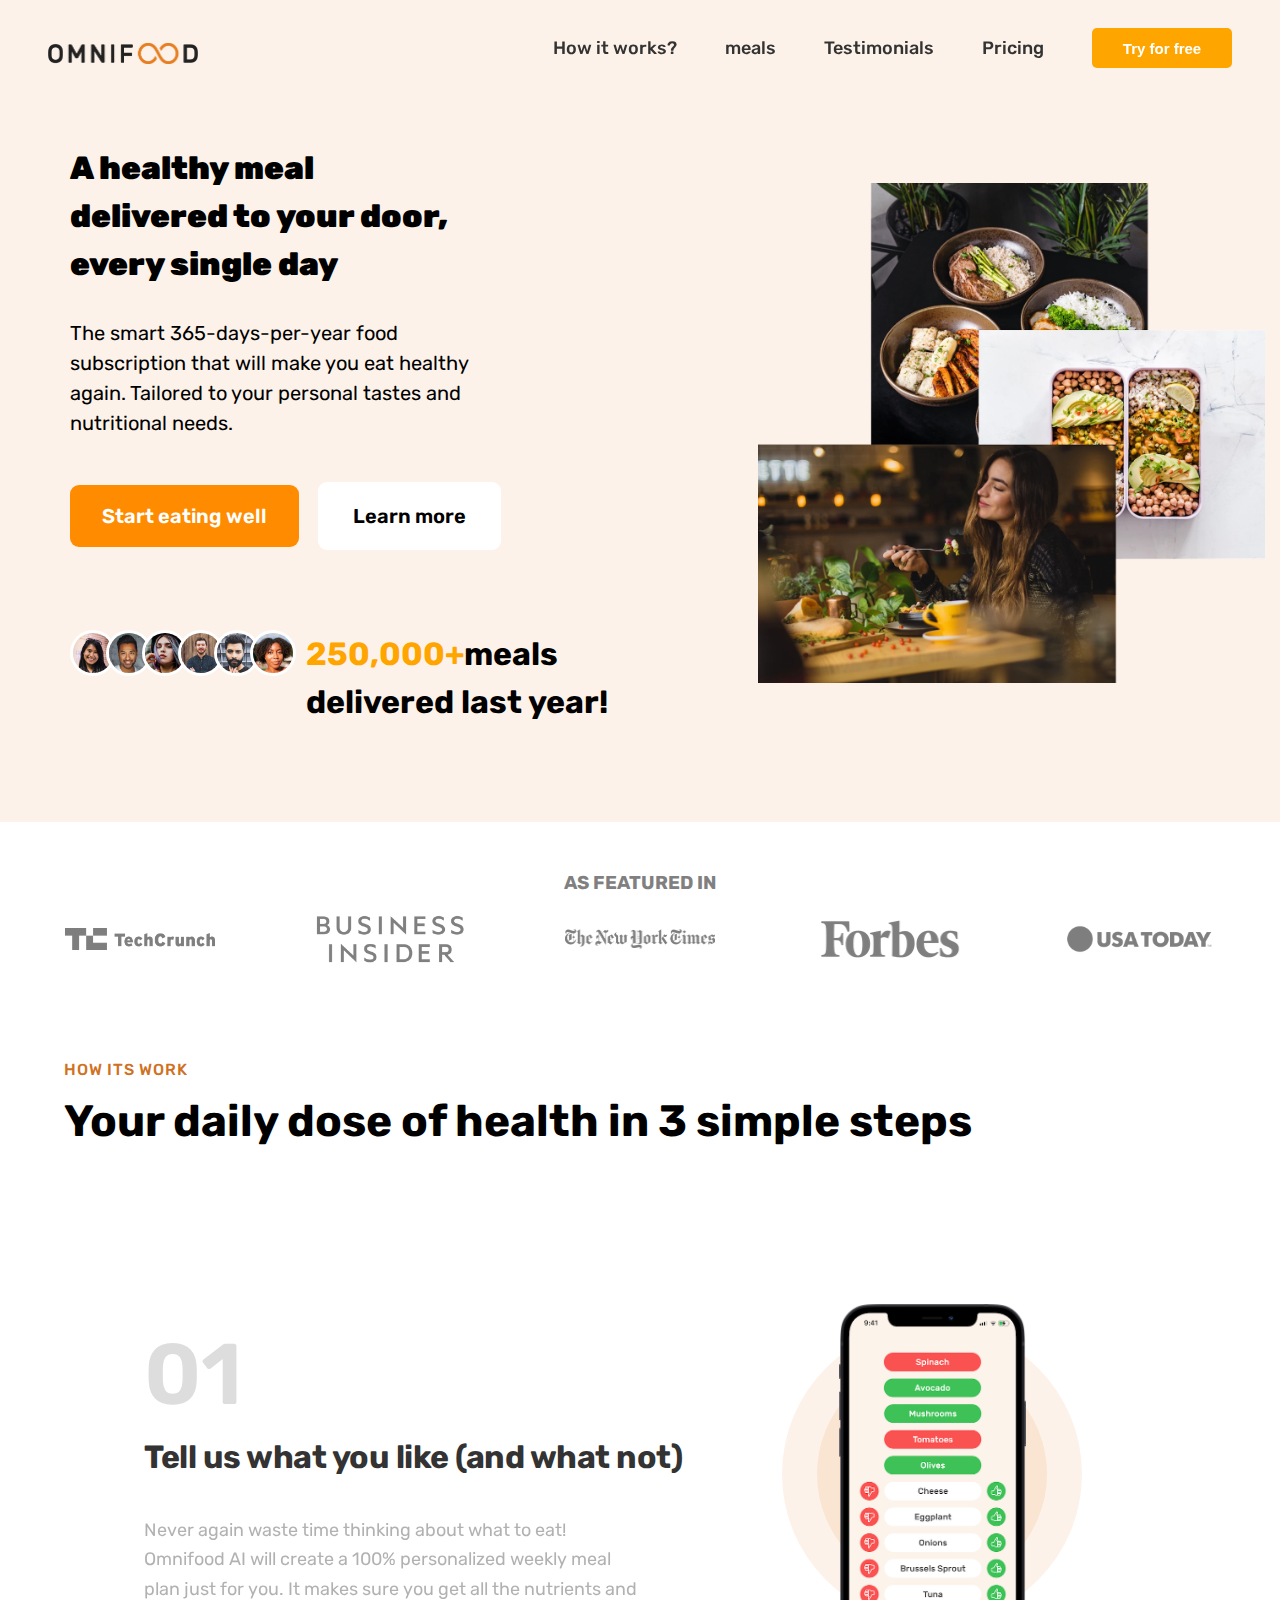
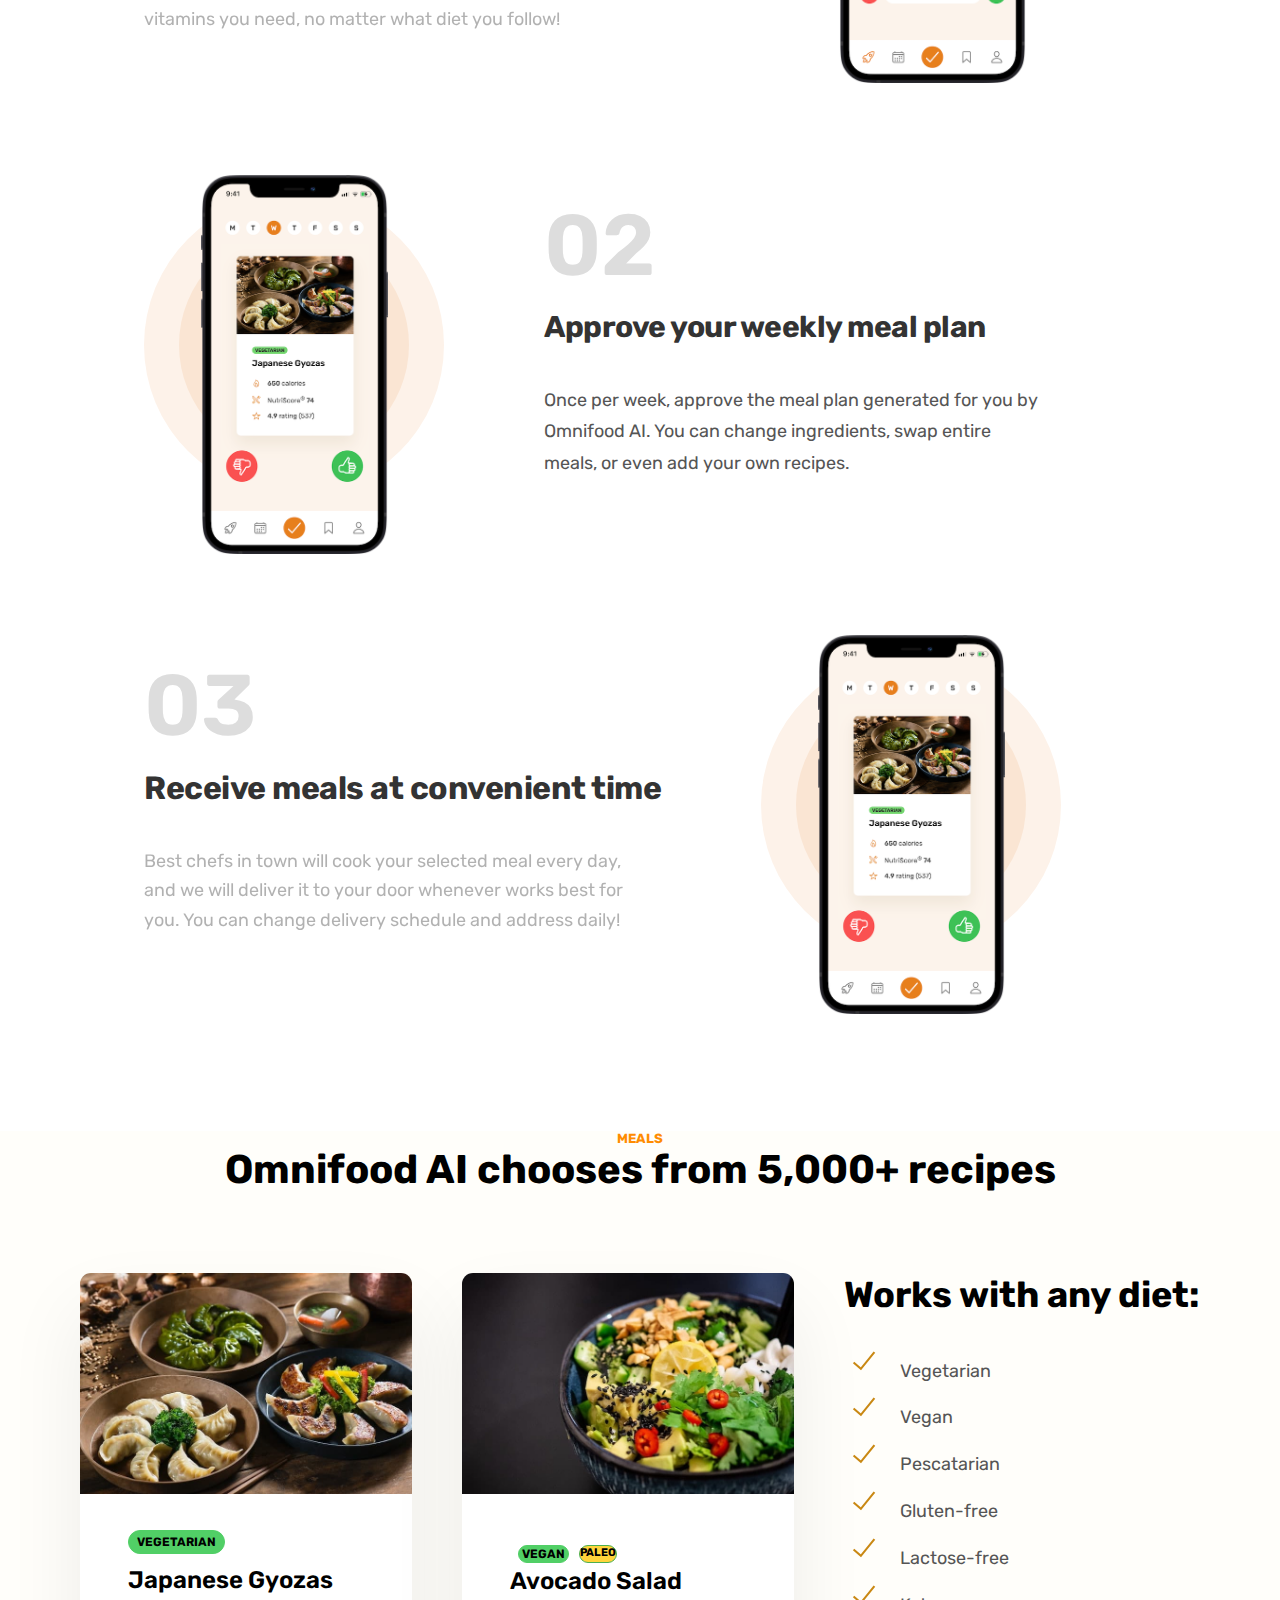
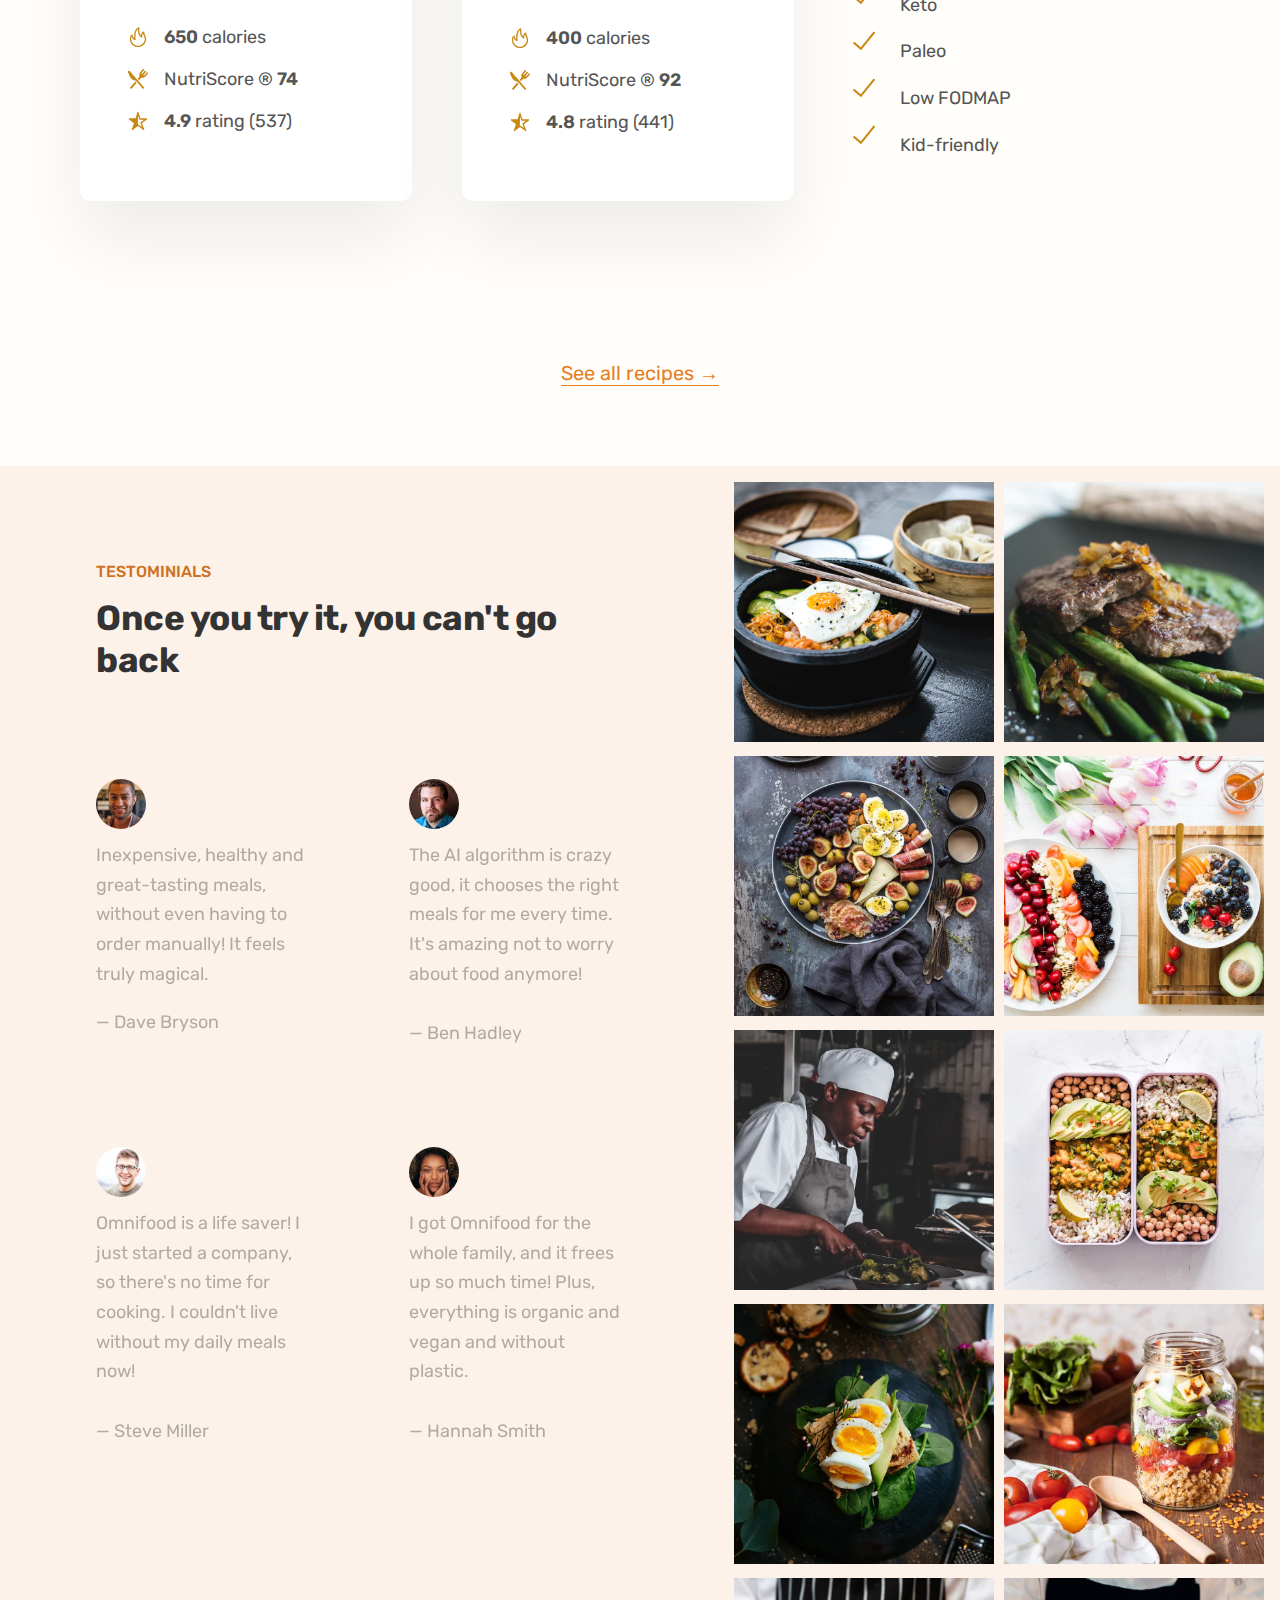
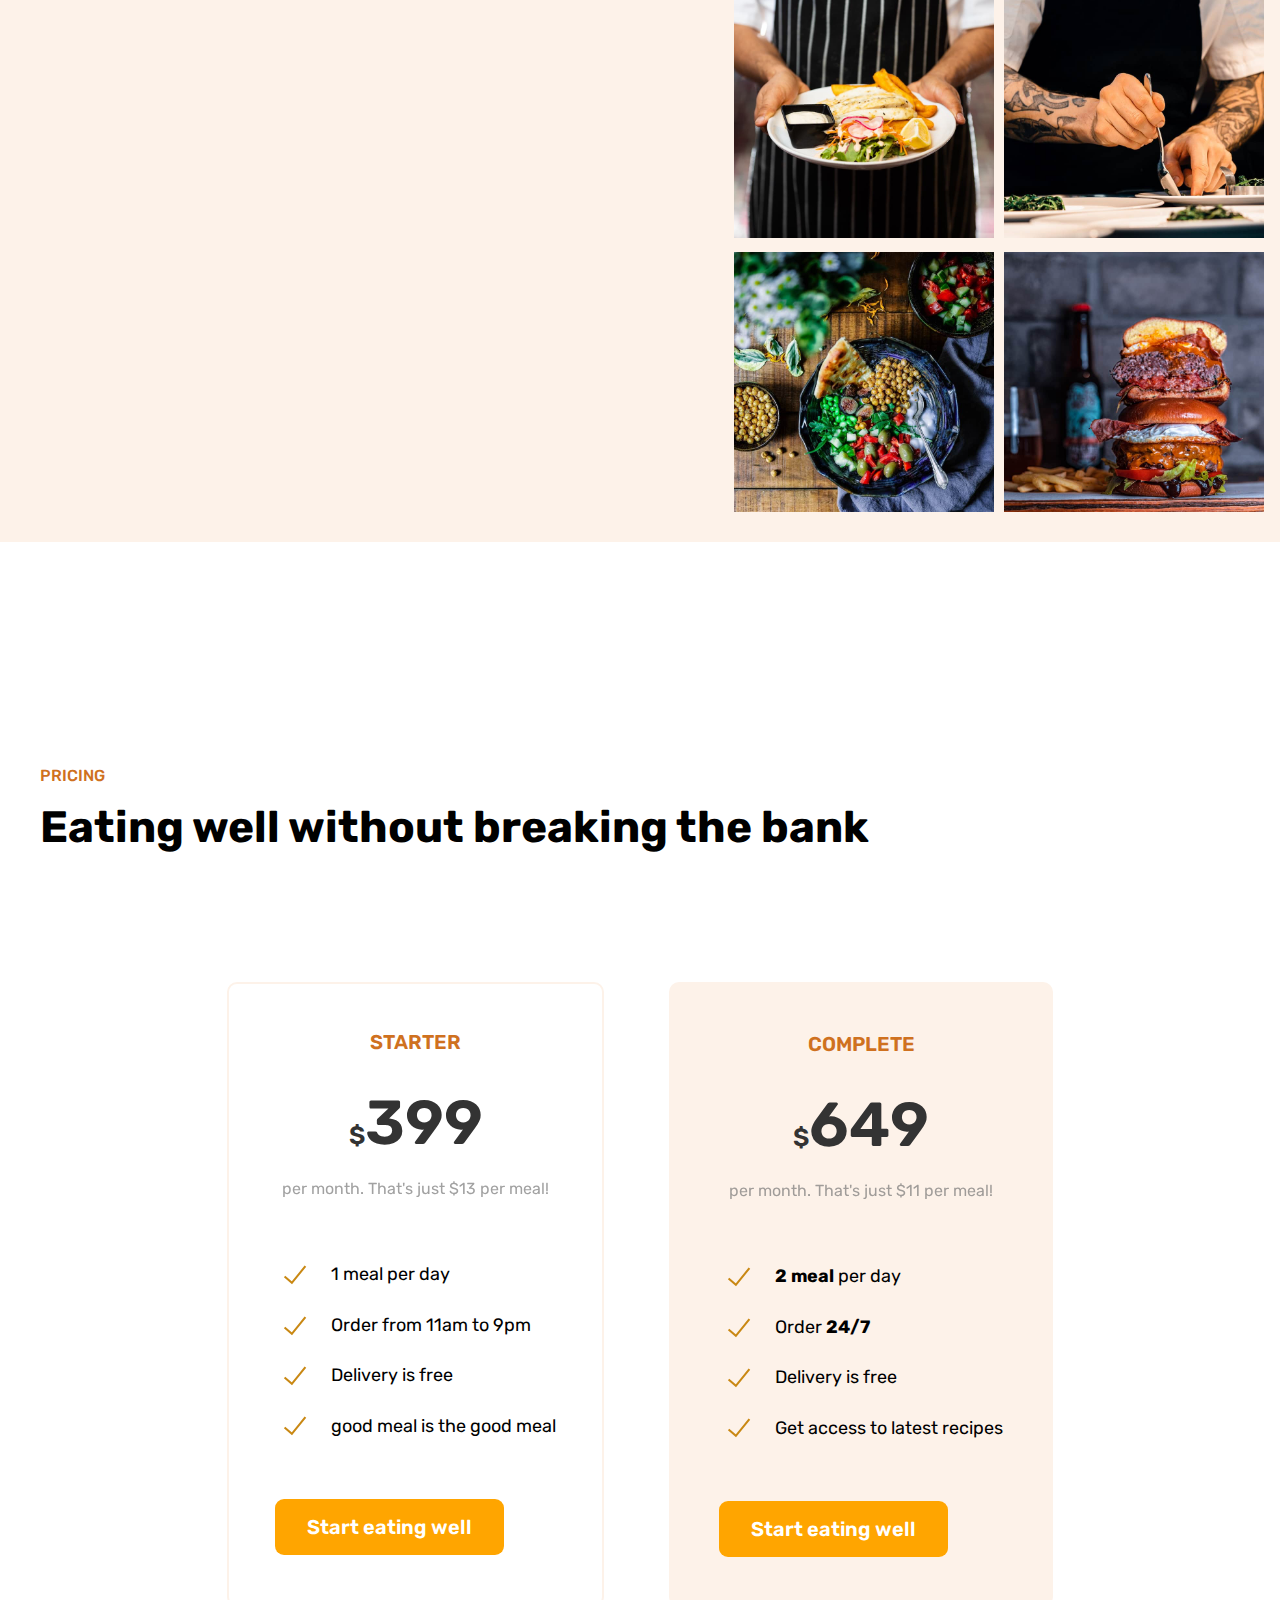
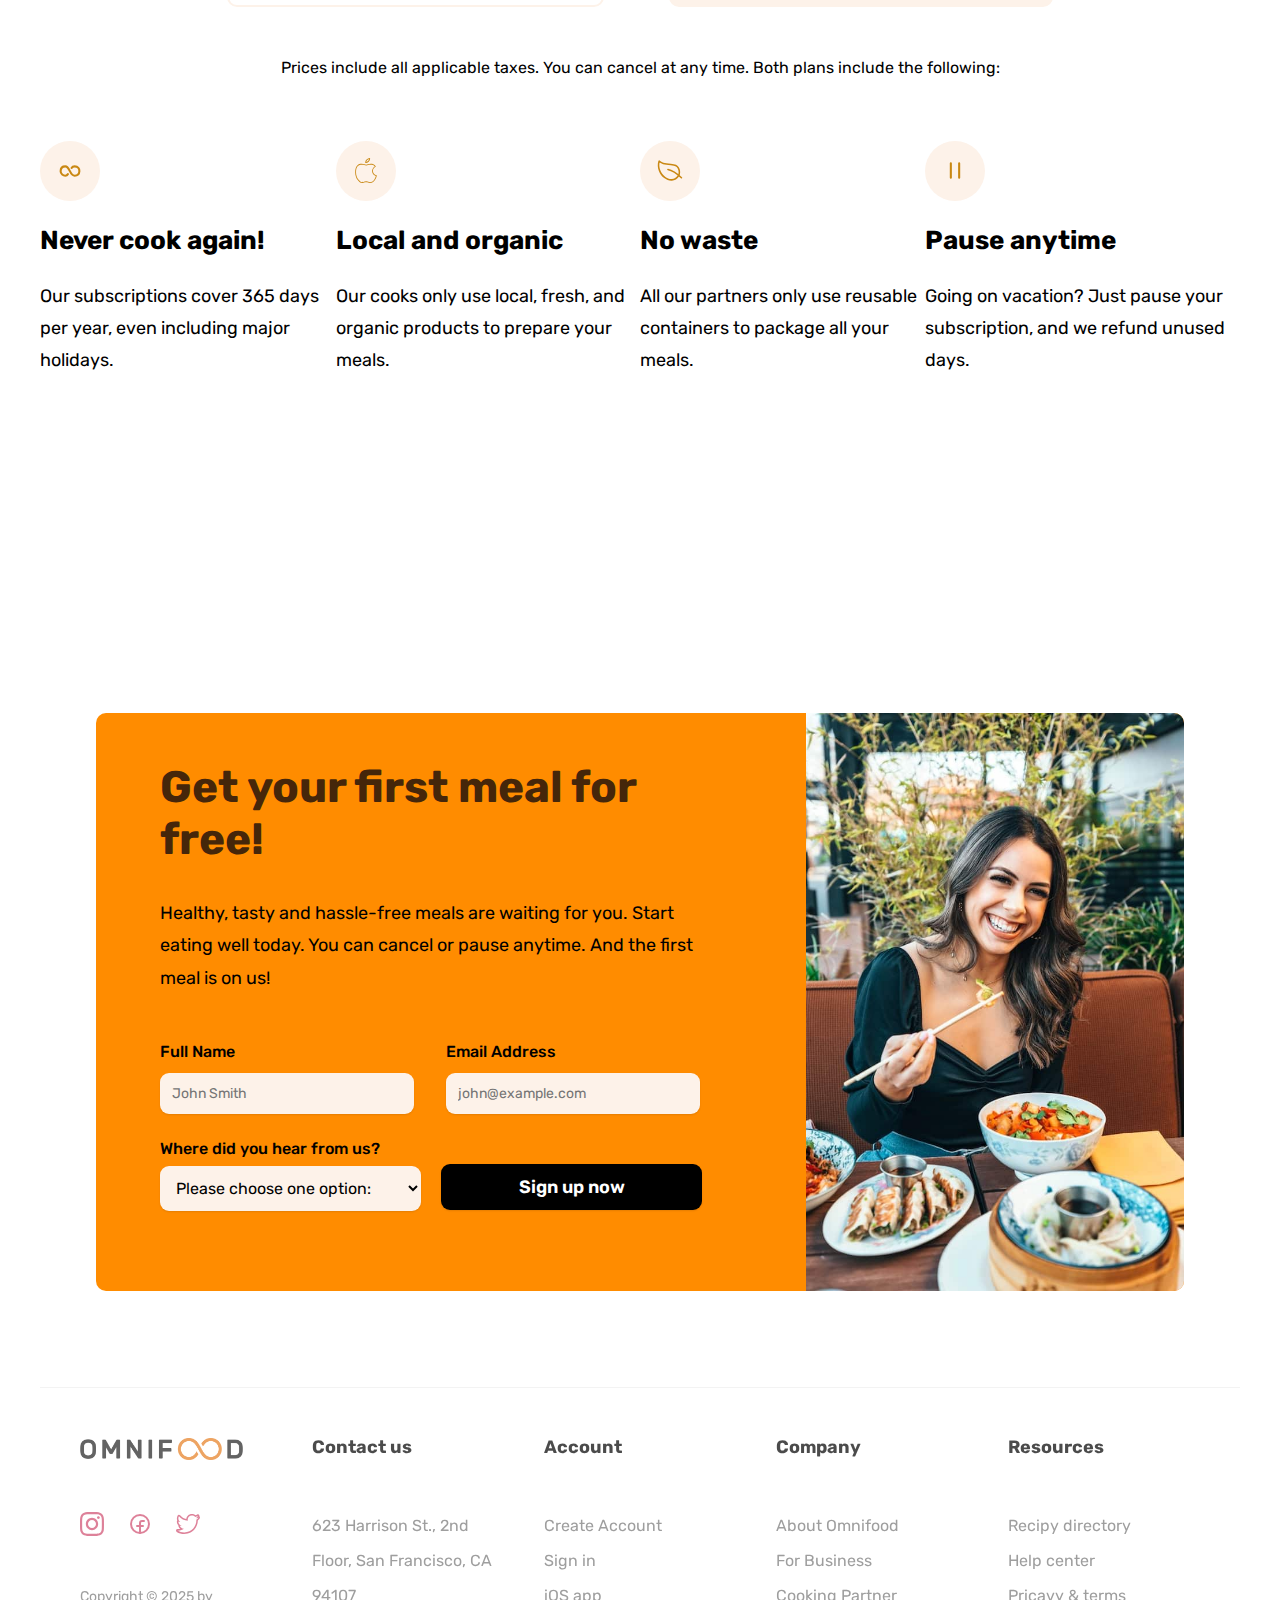
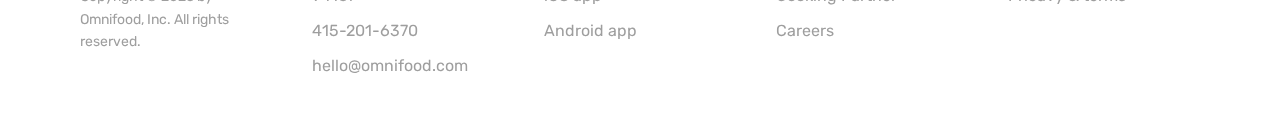
<file: index.html>
<!DOCTYPE html>
<html lang="en">
  <head>
    <meta charset="UTF-8" />
    <meta name="viewport" content="width=device-width, initial-scale=1.0" />
    <title>Document</title>
    <link rel="stylesheet" href="stylesheet.css" />
    <link rel="preconnect" href="https://fonts.googleapis.com" />
    <link rel="preconnect" href="https://fonts.gstatic.com" crossorigin />
    <link
      href="https://fonts.googleapis.com/css2?family=Rubik:ital,wght@0,300..900;1,300..900&display=swap"
      rel="stylesheet"
    />
  </head>
  <body>
    <header class="header">
      <a href="#" class="logo">
        <img src="omnifood-logo.png" class="img" />
      </a>
      <nav class="nav">
        <ul class="nav-link" id="section1">
          <li><a href="#section2" class="list">How it works?</a></li>
          <li><a href="#section4" class="list">meals</a></li>
          <li><a href="#section5" class="list">Testimonials</a></li>
          <li><a href="#section6" class="list">Pricing</a></li>
        </ul>

        <button class="btn">Try for free</button>
      </nav>
      <img src="menu.png" class="menu-icon" />
    </header>
    <!-- 1st section start -->
    <section class="healthy-section">
      <div class="section">
        <div class="heading-images" id="images1">
          <h1 class="bold-font" id="font">
            <strong
              >A healthy meal <br />
              delivered to your door, <br />every single day</strong
            >
          </h1>
          <p class="font-size">
            The smart 365-days-per-year food <br />
            subscription that will make you eat healthy <br />
            again. Tailored to your personal tastes and <br />nutritional needs.
          </p>
          <br />
          <div class="btn-div">
            <a class="btn1" id="start-btn" onclick="myfunction()"
              >Start eating well</a
            >
            <a
              onclick="document.getElementById('cus').src='customer-2.jpg'"
              class="btn2"
              >Learn more</a
            >
          </div>

          <div class="customer-image">
            <div>
              <img src="customer-1.jpg" class="customer1-image" id="cus" />
            </div>
            <div><img src="customer-2.jpg" class="customer2-image" /></div>
            <div><img src="customer-3.jpg" class="customer3-image" /></div>
            <div><img src="customer-4.jpg" class="customer4-image" /></div>
            <div><img src="customer-5.jpg" class="customer5-image" /></div>
            <div><img src="customer-6.jpg" class="customer6-image" /></div>
            <h1 class="meals">
              <span style="color: orange; font-weight: 20px; text-align: center"
                >250,000+</span
              >meals delivered last year!
            </h1>
          </div>
        </div>
        <div>
          <img src="hero.webp" class="image1" id="image1" />
        </div>
      </div>
    </section>
    <!-- 2nd section start -->
    <section class="container2">
      <div class="main-div">
        <div>
          <h3 class="featured" id="image1">AS FEATURED IN</h3>
        </div>
        <div class="tbtfu" id="image1">
          <div><img src="techcrunch.png" class="img-section-2" /></div>
          <div><img src="business-insider.png" class="img-section-2" /></div>
          <div><img src="the-new-york-times.png" class="img-section-2" /></div>
          <div><img src="forbes.png" class="img-section-2" /></div>
          <div><img src="usa-today.png" class="img-section-2" /></div>
        </div>
      </div>
    </section>
    <!-- 3rd section start -->
    <section class="container3">
      <!-- 1st div start -->
      <div class="div-how-works">
        <h3 id="section2">
          <a href="#section1" class="anchor"
            ><span class="subheadings">HOW ITS WORK</span></a
          >
        </h3>
        <h1 class="h1-font">Your daily dose of health in 3 simple steps</h1>
      </div>
      <!-- 2nd div start -->
      <div class="div-how-works">
        <div class="app-screen2-approve">
          <div class="under-appscreen" id="div1">
            <h2 class="opacitiy">01</h2>

            <h1 class="h1-font1">Tell us what you like (and what not)</h1>

            <p class="never-again">
              Never again waste time thinking about what to eat! Omnifood AI
              will create a 100% personalized weekly meal plan just for you. It
              makes sure you get all the nutrients and vitamins you need, no
              matter what diet you follow!
            </p>
          </div>
          <div class="icon-app" id="div1">
            <div class="icon-app_inner">
              <img src="app-screen-1.png" class="app-screen-2-img" />
            </div>
          </div>
        </div>
        <!-- 3rd div start -->
        <div class="app-screen2-approve">
          <div class="icon-app" id="div2">
            <div class="icon-app_inner" id="div2">
              <img src="app-screen-2.png" class="app-screen-2-img" />
            </div>
          </div>
          <div id="div3">
            <h2 class="opacitiy1" id="div3">02</h2>
            <h1 class="h1-font2" id="div3">Approve your weekly meal plan</h1>
            <p class="never-again1" id="div3">
              Once per week, approve the meal plan generated for you by Omnifood
              AI. You can change ingredients, swap entire meals, or even add
              your own recipes.
            </p>
          </div>
        </div>
        <!-- 4th div starts -->

        <div class="app-screen2-approve">
          <div id="div2">
            <h2 class="opacitiy" id="div2">03</h2>
            <h1 class="h1-font1" id="div2">Receive meals at convenient time</h1>
            <p class="never-again" id="div2">
              Best chefs in town will cook your selected meal every day, and we
              will deliver it to your door whenever works best for you. You can
              change delivery schedule and address daily!
            </p>
          </div>
          <div class="icon-app">
            <div class="icon-app_inner">
              <img src="app-screen-2.png" class="app-screen-2-img" />
            </div>
          </div>
        </div>
      </div>
    </section>
    <!-- 4th section start -->
    <section class="container4">
      <!-- 1st main div -->
      <div class="under-container4">
        <div class="meals-omni">
          <h5 id="section4">
            <a href="#section1" class="anchor"
              ><span style="color: darkorange">MEALS</span></a
            >
          </h5>
          <h1 class="h1-font3">Omnifood AI chooses from 5,000+ recipes</h1>
        </div>
        <!-- 2nd main div -->
        <div class="meals-three" id="three-meals">
          <div class="under-three-meals">
            <div>
              <img src="meal-1.jpg" class="meals-image1" />
            </div>
            <div class="under-image">
              <div class="vege">
                <p>VEGETARIAN</p>
              </div>
              <div class="japanese">
                <p>Japanese Gyozas</p>
              </div>
              <div class="calories">
                <img class="fork-img" src="fire.svg" />
                <p><strong>650</strong> calories</p>
              </div>
              <div class="calories">
                <img class="fork-img" src="fork.svg" />
                <p>
                  NutriScore ®
                  <strong>74</strong>
                </p>
              </div>
              <div class="calories">
                <img class="fork-img" src="rating.svg" />
                <p><strong>4.9</strong> rating (537)</p>
              </div>
            </div>
          </div>
          <div class="under-three-meals">
            <div>
              <img src="meal-2.jpg" class="meals-image1" />
            </div>
            <div class="under-image2">
              <div class="vegan-paleo">
                <span class="vegan">VEGAN</span>
                <span class="paleo">PALEO</span>
              </div>
              <div class="japanese"><p>Avocado Salad</p></div>
              <div class="calories">
                <img class="fork-img" src="fire.svg" />
                <p><strong>400</strong> calories</p>
              </div>
              <div class="calories">
                <img class="fork-img" src="fork.svg" />
                <p>
                  NutriScore ®
                  <strong>92</strong>
                </p>
              </div>
              <div class="calories">
                <img class="fork-img" src="rating.svg" />
                <p><strong>4.8</strong> rating (441)</p>
              </div>
            </div>
          </div>
          <div class="work-with1">
            <div class="work-with"><h1>Works with any diet:</h1></div>
            <div class="vvpg">
              <div class="check-marks">
                <img class="check-img" src="checkmark2.svg" />
                <p>Vegetarian</p>
              </div>
              <div class="check-marks">
                <img class="check-img" src="checkmark2.svg" />
                <p>Vegan</p>
              </div>
              <div class="check-marks">
                <img class="check-img" src="checkmark2.svg" />
                <p>Pescatarian</p>
              </div>
              <div class="check-marks">
                <img class="check-img" src="checkmark2.svg" />
                <p>Gluten-free</p>
              </div>
              <div class="check-marks">
                <img class="check-img" src="checkmark2.svg" />
                <p>Lactose-free</p>
              </div>
              <div class="check-marks">
                <img class="check-img" src="checkmark2.svg" />
                <p>Keto</p>
              </div>
              <div class="check-marks">
                <img class="check-img" src="checkmark2.svg" />
                <p>Paleo</p>
              </div>
              <div class="check-marks">
                <img class="check-img" src="checkmark2.svg" />
                <p>Low FODMAP</p>
              </div>
              <div class="check-marks">
                <img class="check-img" src="checkmark2.svg" />
                <p>Kid-friendly</p>
              </div>
            </div>
          </div>
        </div>
        <div class="see-all">
          <a href="#" class="link">See all recipes →</a>
        </div>
      </div>
    </section>
    <!-- 5th section starts -->
    <section class="container5">
      <div class="div-under-sec" id="three-meals">
        <div class="testimonial">
          <div>
            <h1 id="section5">
              <a href="#section1" class="anchor"
                ><span style="color: #cf711f" class="subheading"
                  >TESTOMINIALS</span
                ></a
              >
            </h1>

            <h1 class="once-font">Once you try it, you can't go back</h1>
            <!-- <h1 class="h1-font">Once you try it, you <br />can't go back</h1> -->
          </div>
          <div class="dave-ben">
            <div>
              <figure>
                <img src="dave1.jpg" class="image-ben" />
                <blockquote class="never-again">
                  Inexpensive, healthy and great-tasting meals, without even
                  having to order manually! It feels truly magical.
                </blockquote>
                <br />
                <p class="never-again">— Dave Bryson</p>
              </figure>
            </div>

            <div>
              <figure>
                <img src="ben2.jpg" class="image-ben" />
                <blockquote class="never-again">
                  The AI algorithm is crazy good, it chooses the right meals for
                  me every time. It's amazing not to worry about food anymore!
                </blockquote>

                <p class="never-again"><br />— Ben Hadley</p>
              </figure>
            </div>
          </div>
          <div class="dave-ben">
            <div>
              <figure>
                <img src="steve3.jpg" class="image-ben" />
                <blockquote class="never-again" s>
                  Omnifood is a life saver! I just started a company, so there's
                  no time for cooking. I couldn't live without my daily meals
                  now!
                </blockquote>
                <p class="never-again">
                  <br />
                  — Steve Miller
                </p>
              </figure>
            </div>
            <div>
              <figure>
                <img src="hannah4.jpg" class="image-ben" />
                <blockquote class="never-again">
                  I got Omnifood for the whole family, and it frees up so much
                  time! Plus, everything is organic and vegan and without
                  plastic.<br />
                </blockquote>
                <p class="never-again">
                  <br />
                  — Hannah Smith
                </p>
              </figure>
            </div>
          </div>
        </div>
        <div class="image-testimonial">
          <div class="gallery-1-2">
            <div class="overflow">
              <img src="gallery-1.jpg" class="g1" />
            </div>
            <div class="overflow">
              <img src="gallery-2.jpg" class="g1" />
            </div>
          </div>
          <div class="gallery-1-2">
            <div class="overflow">
              <img src="gallery-3.jpg" class="g1" />
            </div>
            <div class="overflow">
              <img src="gallery-4.jpg" class="g1" />
            </div>
          </div>
          <div class="gallery-1-2">
            <div class="overflow">
              <img src="gallery-5.jpg" class="g1" />
            </div>
            <div class="overflow">
              <img src="gallery-6.jpg" class="g1" />
            </div>
          </div>
          <div class="gallery-1-2">
            <div class="overflow">
              <img src="gallery-7.jpg" class="g1" />
            </div>
            <div class="overflow">
              <img src="gallery-8.jpg" class="g1" />
            </div>
          </div>
          <div class="gallery-1-2">
            <div class="overflow">
              <img src="gallery-9.jpg" class="g1" />
            </div>
            <div class="overflow">
              <img src="gallery-10.jpg" class="g1" />
            </div>
          </div>
          <div class="gallery-1-2">
            <div class="overflow">
              <img src="gallery-11.jpg" class="g1" />
            </div>
            <div class="overflow">
              <img src="gallery-12.jpg" class="g1" />
            </div>
          </div>
        </div>
      </div>
    </section>
    <!-- 6th section starting -->
    <section class="container6">
      <div class="pricing-section" id="three-meals">
        <div class="pricing">
          <h1 id="section6">
            <a href="#section1" class="anchor"
              ><span style="color: #cf711f" class="subheading">PRICING</span></a
            >
          </h1>

          <h2 class="pricing1">Eating well without breaking the bank</h2>
        </div>
        <div class="pricing-form">
          <div class="starter">
            <div>
              <header class="price-header">
                <p class="starter1">
                  <span style="color: #cf711f">STARTER</span>
                </p>
                <p class="Dollar"><span style="font-size: 25px">$</span>399</p>
                <p class="per-month">per month. That's just $13 per meal!</p>
              </header>
              <div class="meal-per">
                <ul class="link-list">
                  <li>
                    <img class="check-img" src="checkmark2.svg" />
                    <span>1 meal per day</span>
                  </li>
                  <li>
                    <img class="check-img" src="checkmark2.svg" />
                    <span>Order from 11am to 9pm</span>
                  </li>
                  <li>
                    <img class="check-img" src="checkmark2.svg" />
                    <span>Delivery is free</span>
                  </li>
                  <li>
                    <img class="check-img" src="checkmark2.svg" />
                    <span>good meal is the good meal</span>
                  </li>
                </ul>
              </div>
              <div>
                <button class="btn-start">Start eating well</button>
              </div>
            </div>
          </div>
          <div class="complete">
            <div>
              <header class="price-header">
                <p class="starter1">
                  <span style="color: #cf711f">COMPLETE</span>
                </p>
                <p class="Dollar"><span style="font-size: 25px">$</span>649</p>
                <p class="per-month">per month. That's just $11 per meal!</p>
              </header>
              <div class="meal-per">
                <ul class="link-list">
                  <li>
                    <img class="check-img" src="checkmark2.svg" />
                    <span><strong>2 meal </strong> per day</span>
                  </li>
                  <li>
                    <img class="check-img" src="checkmark2.svg" />
                    <span>Order <strong>24/7</strong></span>
                  </li>
                  <li>
                    <img class="check-img" src="checkmark2.svg" />
                    <span>Delivery is free</span>
                  </li>
                  <li>
                    <img class="check-img" src="checkmark2.svg" />
                    <span>Get access to latest recipes </span>
                  </li>
                </ul>
              </div>
              <div>
                <button class="btn-start">Start eating well</button>
              </div>
            </div>
          </div>
        </div>
        <aside class="plane-detail">
          Prices include all applicable taxes. You can cancel at any time. Both
          plans include the following:
        </aside>
        <div class="icon-svg">
          <div>
            <div class="icon-bg">
              <img class="icon" src="infinity-svgrepo-com.svg" />
            </div>
            <h1 class="h1-size">Never cook again!</h1>
            <p class="p-font">
              Our subscriptions cover 365 days per year, even including major
              holidays.
            </p>
          </div>
          <div>
            <div class="icon-bg">
              <img class="icon" src="apple-svgrepo-com.svg" />
            </div>
            <h1 class="h1-size">Local and organic</h1>
            <p class="p-font">
              Our cooks only use local, fresh, and organic products to prepare
              your meals.
            </p>
          </div>
          <div>
            <div class="icon-bg">
              <img class="icon" src="leaf-svgrepo-com.svg" />
            </div>
            <h1 class="h1-size">No waste</h1>
            <p class="p-font">
              All our partners only use reusable containers to package all your
              meals.
            </p>
          </div>
          <div>
            <div class="icon-bg">
              <img class="icon" src="pause-svgrepo-com.svg" />
            </div>
            <h1 class="h1-size">Pause anytime</h1>
            <p class="p-font">
              Going on vacation? Just pause your subscription, and we refund
              unused days.
            </p>
          </div>
        </div>
      </div>
    </section>
    <!-- 6th section end -->

    <!-- 7th section starting -->
    <section class="container7">
      <div class="in-section7" id="eating">
        <div class="form-para">
          <div class="div-heading">
            <h1 class="h1-free">Get your first meal for free!</h1>
            <p class="p-font">
              Healthy, tasty and hassle-free meals are waiting for you. Start
              eating well today. You can cancel or pause anytime. And the first
              meal is on us!
            </p>
          </div>
          <form action="">
            <div class="form-value">
              <div class="name-email">
                <div>
                  <label for="FullName">Full Name</label><br />
                  <input
                    placeholder="John Smith"
                    type="text"
                    id="FullName"
                    name="FullName"
                  />
                </div>
                <div>
                  <label for="EmailAddress">Email Address</label><br />
                  <input
                    placeholder="john@example.com"
                    type="text"
                    id="EmailAddress"
                    name="EmailAddress"
                  />
                </div>
              </div>

              <div class="signup-where">
                <div>
                  <label for="Meals">Where did you hear from us?</label><br />
                  <select id="Meals" name="Meals">
                    <option value="">Please choose one option:</option>
                    <option value="Friends and Family">
                      Friends and Family
                    </option>
                    <option value="Youtube video">YouTube video</option>
                    <option value="Podcast">Podcast</option>
                    <option value="Facebook ad">Facebook ad</option>
                    <option value="others">Others</option>
                  </select>
                </div>
                <div>
                  <button type="submit" class="btn-signup">Sign up now</button>
                </div>
              </div>
            </div>
          </form>
        </div>

        <img src="eating-women.jpg" class="girl-eating" />
      </div>
    </section>
    <section>
      <footer class="footer">
        <div class="footer-content">
          <div class="contact-us-wrapper">
            <div class="img-div">
              <img src="omnifood-logo (1).png" class="img-footer" />
            </div>
            <div class="social-links">
              <img src="instagram-color-svgrepo-com.svg" class="social-icon" />
              <img src="facebook-circle-svgrepo-com.svg" class="social-icon" />
              <img src="twitter-svgrepo-com.svg" class="social-icon" />
            </div>
            <p class="copyright">
              Copyright © 2025 by Omnifood, Inc. All rights reserved.
            </p>
          </div>
        </div>
        <div class="footer-content">
          <h1>Contact us</h1>
          <p class="for-color">
            623 Harrison St., 2nd Floor, San Francisco, CA 94107
          </p>
          <p class="for-color">
            415-201-6370 <br />
            hello@omnifood.com
          </p>
        </div>
        <div class="footer-content">
          <h1>Account</h1>
          <p class="footer-links">
            <a href="Create Account" class="footer-links">Create Account</a>
          </p>
          <p class="footer-links" class="for-color">
            <a href="Sign in">Sign in</a>
          </p>
          <p class="footer-links">
            <a href="iOS app">iOS app</a>
          </p>
          <p class="footer-links">
            <a href="Android app">Android app</a>
          </p>
        </div>
        <div class="footer-content">
          <h1>Company</h1>
          <p class="footer-links">
            <a href="About Omnifood">About Omnifood</a>
          </p>
          <p class="footer-links">
            <a href="For Business">For Business</a>
          </p>
          <p class="footer-links">
            <a href="Cooking Partner">Cooking Partner</a>
          </p>
          <p class="footer-links">
            <a href="Careers">Careers</a>
          </p>
        </div>
        <div class="footer-content">
          <h1>Resources</h1>
          <p class="footer-links">
            <a href="Recipy directory">Recipy directory</a>
          </p>
          <p class="footer-links" id="help-center">
            <a href="Help center">Help center</a>
          </p>
          <p class="footer-links">
            <a href="Pricavy & terms">Pricavy & terms</a>
          </p>
        </div>
      </footer>
    </section>
    <script>
      // function myfunction() {
      //   document.getElementById("font").innerHTML = "pargraph changed";
      // }
      // document.getElementById("name");
      // document.write(5 + 6);
      // const price1 = 12;
      // const price2 = 34;
      // let total = price1 + price2;
      // document.getElementById("font").innerHTML =
      //   "the total is the :   " + total;
      // const pi = 3.14;
      // let person = "Usama";
      // let answer = "Strong";
      // document.getElementById("font").innerHTML = p1 + person + answer;
      // let carName = "Civic";
      // document.getElementById("font").innerHTML = carName;
      // let carName;
      // document.getElementById("font").innerHTML = carName;
      // let x = 2 + 4 + 5 + 6;
      // document.getElementById("font").innerHTML = x;
      // let y = "Usama" + " " + "Khalid";
      // document.getElementById("font").innerHTML = y;
      // let g = 2 + 3 + "4";
      // document.getElementById("font").innerHTML = g;
      // let $$ = 2;
      // let $myMoney = 3;
      // document.getElementById("font").innerHTML = $$ + $myMoney;
      // const cars = ["civic", "honda", "toyota"];
      // cars[0] = "Vagonar";
      // cars.push("Audi");
      // document.getElementById("font").innerHTML = cars;
    </script>
  </body>
</html>
</file>
<file: stylesheet.css>
* {
  margin: 0;
  padding: 0;
}

body {
  font-family: "Rubik", sans-serif;
  scroll-behavior: smooth;
}

.header {
  display: flex;
  justify-content: space-between;
  align-items: center;
  background-color: #fdf2e9;
  height: 96px;
  padding: 0px 48px;
  position: relative;
  /* position: sticky;
  top: 0; */
  z-index: 999;
}
.nav {
  display: flex;
  gap: 48px;
  unicode-bidi: isolate;
  position: sticky;
  top: 0;
}

.img {
  width: 150px;
  object-fit: contain;
  height: 30px;
  padding-top: 15px;
}

.nav-bar {
  display: flex;
  padding: 10px 40px;
  background-color: #fdf2e9;
  font-weight: 500;
  font-size: 18px;
  font-weight: bolder;

  /* color: black; */
}
.nav-link {
  display: flex;
  text-decoration: none;
  font-weight: 500;
  font-size: 18px;
  transition: all 0.3s;
  list-style: none;
  align-items: center;
  gap: 48px;
}
.nav-link a {
  text-decoration: none;
  color: #333;
}
.btn {
  background-color: orange;
  color: white;
  border: none;
  border-radius: 5px;
  cursor: pointer;
  font-weight: bolder;
  font-size: 15px;
  width: 140px;
  height: 40px;
}

.menu-icon {
  display: none;
  height: 30px;
  width: 30px;
}
.btn:hover {
  background-color: #e67e22;
}
.healthy-section {
  display: block;
  unicode-bidi: isolate;
}
.section {
  display: flex;
  margin: 0 auto;
  padding: 0px 32px;
  gap: 96px;
  align-items: center;
  background-color: #fdf2e9;
  /* justify-content: center; */
  line-height: 1.05;
  /* margin-bottom: 32px; */
  padding: 48px 0px 96px;
}
.heading-images {
  margin-left: 70px;
  line-height: 1.5;
  position: relative;
  animation-name: image1;
  animation-duration: 3s;

  animation-fill-mode: forwards;
}

.image1 {
  padding: 15px;
  height: 500px;
  position: relative;
  animation-name: image1;
  animation-duration: 3s;

  animation-fill-mode: forwards;
}
#image1 {
  animation-timing-function: ease;
}
@keyframes image1 {
  from {
    bottom: -100px;
  }
  to {
    bottom: 0px;
  }
}
.btn1 {
  background-color: #ff8c00;
  color: white;
  display: inline-block;
  font-size: 20px;
  font-weight: 600;
  padding: 16px 32px;
  border-radius: 9px;
  border: none;
  cursor: pointer;
  font-size: 20px;
  font-family: inherit;
  transition: all 0.3s;
  user-select: none;
}
.btn1:hover {
  background-color: #e67e22;
}
.btn2 {
  background-color: white;
  color: black;
  display: inline-block;
  font-size: 20px;
  font-weight: 600;
  padding: 16px 32px;
  border-radius: 9px;
  border: none;
  cursor: pointer;
  font-size: 20px;
  font-family: inherit;
  transition: all 0.3s;
  margin-left: 15px;
  border: 3px solid white;
  user-select: none;
}
.btn2:hover {
  background-color: #fdf2e9;
  /* border: 1px solid white; */
}
.bold-font {
  font-size: 32px;
  margin-bottom: 30px;
}
.font-size {
  display: block;
  margin-inline-start: 20px;
  margin-block-end: 20px;
  font-size: 20px;
  margin-inline-start: 0px;
  margin-inline-end: 0px;
  unicode-bidi: isolate;
}
.customer-image {
  padding-top: 80px;
  display: flex;
}
.customer1-image {
  border: 1px solid white;
  border-radius: 50px;
  height: 40px;
  border: 3px solid white;
  object-fit: contain;
}
.customer2-image {
  border: 1px solid white;
  border-radius: 50px;
  height: 40px;
  border: 3px solid white;
  margin-left: -10px;
  object-fit: contain;
}
.customer3-image {
  border: 1px solid white;
  border-radius: 50px;
  height: 40px;
  border: 3px solid white;
  margin-left: -10px;
  object-fit: contain;
}
.customer4-image {
  border: 1px solid white;
  border-radius: 50px;
  height: 40px;
  border: 3px solid white;
  margin-left: -10px;
}
.customer5-image {
  border: 3px solid white;
  margin-left: -10px;
  border-radius: 50px;
  height: 40px;
}
.customer6-image {
  border: 3px solid white;
  margin-left: -10px;
  border-radius: 50px;
  height: 40px;
}
.meals {
  padding-left: 10px;
}
.featured {
  display: flex;
  justify-content: center;
  margin-bottom: 20px;
  position: relative;
  animation-name: image1;
  animation-duration: 3s;
  animation-fill-mode: forwards;
}
.container2 {
  display: flex;
  background-color: white;
  color: gray;
  justify-content: center;
  margin-top: 50px;
}
.tbtfu {
  display: flex;
  gap: 100px;
  justify-content: space-around;
  position: relative;
  animation-name: image1;
  animation-duration: 3s;
  animation-fill-mode: forwards;
}

.img-section-2 {
  display: flex;
  height: 50px;
  width: 150px;
  object-fit: contain;
  filter: brightness(0);
  opacity: 50%;
}
.main-div div header {
  /* position: sticky; */
  top: 0;
}

.container3 {
  position: relative;
  padding: 96px 0px;
}
.div-how-works {
  max-width: 1200px;
  padding: 0px 32px;
  margin: 0 auto;
}
.subheadings {
  display: block;
  font-size: 16px;
  font-weight: 500;
  color: #cf711f;
  text-transform: uppercase;
  margin-bottom: 16px;
  letter-spacing: 0.75px;
}

.h1-font {
  font-size: 44px;
  line-height: 1.2;
  margin-bottom: 96px;
}
.div-how-works {
  padding: 0px 32px;
  margin: 0px 32.3333px;
}

.h1-font2 {
  font-size: 30px;
  margin-bottom: 40px;
}

.opacitiy {
  /* opacity: 0.1; */
  position: relative;
  font-size: 86px;
  font-weight: 600;
  color: #ddd;
  margin-bottom: 12px;
}
.h1-font1 {
  font-weight: 700;
  color: #333;
  margin-bottom: 40px;
  letter-spacing: -0.5px;
  position: relative;
}
.never-again {
  display: block;
  margin-inline-start: 18px;
  margin-inline-end: 18px;
  margin-inline-start: 0px;
  margin-inline-end: 0px;
  unicode-bidi: isolate;
  line-height: 1.75;
  font-size: 18px;
  max-width: 500px;
  color: #555;
  position: relative;
}

.opacitiy1 {
  /* opacity: 0.1; */
  position: relative;
  font-size: 86px;
  font-weight: 600;
  color: #ddd;
  margin-bottom: 12px;
}
.h1-font2 {
  font-weight: 700;
  color: #333;
  margin-bottom: 40px;
  letter-spacing: -0.5px;
  position: relative;
}
.never-again1 {
  display: block;
  margin-inline-start: 18px;
  margin-inline-end: 18px;
  margin-inline-start: 0px;
  margin-inline-end: 0px;
  unicode-bidi: isolate;
  line-height: 1.75;
  font-size: 18px;
  max-width: 500px;
  color: #555;
  position: relative;
}
.app-screen2-approve {
  display: flex;
  padding: 80px;
  gap: 100px;
}
/* .app-screen2-approve1 {
  flex-direction: column;
  padding: 80px;
  gap: 100px;
} */
.icon-app {
  display: flex;
  justify-content: center;
  align-items: center;
  background-color: #fdf2e9;
  height: 300px;
  width: 300px;
  border-radius: 150px;
  position: relative;
  animation-name: aapicon;
  animation-duration: 3s;
  animation-timing-function: ease;
}
.icon-app_inner {
  display: flex;
  justify-content: center;
  align-items: center;
  background-color: #fae5d3;
  height: 230px;
  width: 230px;
  border-radius: 125px;
  position: relative;
  animation-name: aapicon;
  animation-duration: 3s;
  animation-timing-function: ease;
  animation-fill-mode: forwards;
}

.under-appscreen {
  display: block;
  position: relative;
  unicode-bidi: isolate;
  animation: mymove 3s;
  animation-fill-mode: forwards;
}

#div1 {
  animation-timing-function: ease;
}
#div2 {
  animation-name: appicon1;
  animation-duration: 3s;
  animation-timing-function: ease;
  animation-fill-mode: forwards;
}
#div3 {
  animation-name: appicon2;
  animation-duration: 3s;
  animation-timing-function: ease;
  animation-fill-mode: forwards;
}
@keyframes mymove {
  from {
    left: -300px;
  }
  to {
    left: 0px;
  }
}
@keyframes aapicon {
  from {
    right: -300px;
  }
  to {
    right: 0px;
  }
}
@keyframes appicon1 {
  from {
    left: -300px;
  }
  to {
    left: 0px;
  }
}
@keyframes appicon2 {
  from {
    right: -300px;
  }
  to {
    right: 0px;
  }
}

.app-screen-2-img {
  width: 187px;
  height: 379px;
  padding-top: 40px;
}
/* 4th section start */
.container4 {
  background-color: #fffefa;
}
.meals-omni {
  text-align: center;
  position: relative;
  animation-name: image1;
  animation-duration: 3s;
  animation-fill-mode: forwards;
}
.h1-font3 {
  font-size: 40px;
}
.meals-image1 {
  /* height: 220px; */
  width: 100%;
  overflow-clip-margin: content-box;
  overflow: clip;
  object-fit: cover;
}
.fork-img {
  height: 20px;
  width: 20px;
  filter: brightness(0) saturate(100%) invert(52%) sepia(70%) saturate(525%)
    hue-rotate(0deg) brightness(93%) contrast(97%);
}
.meals-three {
  display: flex;
  flex: 1;
  justify-content: center;
  gap: 50px;
  padding: 80px;
  position: relative;
  animation-name: three-meals;
  animation-duration: 3s;
  animation-fill-mode: forwards;
}
.work-with {
  display: flex;
  flex: 1;
}
.under-three-meals {
  display: flex;
  flex: 1;
  flex-direction: column;
  width: 100%;
  background-color: #fff;
  border-radius: 11px;
  box-shadow: 0 2.4rem 4.8rem rgba(0, 0, 0, 0.075);
  overflow: hidden;
  transition: margin-top 0.3s ease;
  position: relative;
  animation-name: three-meals;
  animation-duration: 3s;
  animation-fill-mode: forwards;
}

#three-meals {
  animation-timing-function: ease;
}
@keyframes three-meals {
  from {
    bottom: -100px;
  }
  to {
    bottom: 0px;
  }
}
.under-image {
  padding: 32px 48px 48px;
  justify-content: center;
  background: #fff;
}
.under-image2 {
  padding: 3px 48px 48px;
  /* justify-content: center; */
}
.under-three-meals:hover {
  margin-top: -20px;
}
.vege {
  display: inline-block;
  padding: 4px 8px;
  font-size: 18px;
  border: 1px solid #51cf66;
  border-radius: 50px;
  font-weight: bold;
  color: black;
  background-color: #51cf66;
  font-size: 12px;
  margin-bottom: 12px;
}
.japanese {
  font-weight: 600;
  font-size: 24px;
  margin-bottom: 32px;
}
.calories {
  display: flex;
  align-items: center;
  gap: 16px;
  color: #555;
  font-size: 18px;
  font-family: "Rubik", sans-serif;
  margin-bottom: 20px;
}
.calories strong {
  font-weight: 600;
  color: #555;
}
.vegan-paleo {
  display: flex;
  flex: 1;
  padding: 4px 8px;
  gap: 10px;
}
.vegan {
  display: inline-block;
  padding: 1px 3px;
  border: 1px solid #51cf66;
  border-radius: 15px;
  font-weight: bolder;
  color: black;
  background-color: #51cf66;
  font-size: 12px;
  /* margin-left: 20px; */
  margin-top: 40px;
}
.paleo {
  display: inline-block;
  /* padding: 1px 3px; */
  border: 1px solid #4caf50;
  border-radius: 15px;
  font-weight: bolder;
  color: black;
  background-color: #ffd43b;
  font-size: 11px;
  /* margin-left: 20px; */
  margin-top: 40px;
}
.vvpg {
  font-size: 25px;
}
.work-with {
  font-weight: 700;
  font-size: 18px;
  margin-bottom: 32px;
  /* margin-left: -60px;
  margin-top: -40px; */
}
.check-marks {
  display: flex;
  font-size: 18px;
  color: #555;
  gap: 16px;
  line-height: 2.6;
}
.check-img {
  height: 25px;
  width: 40px;
  filter: brightness(0) saturate(100%) invert(52%) sepia(70%) saturate(525%)
    hue-rotate(0deg) brightness(93%) contrast(97%);
}
.see-all {
  display: flex;
  justify-content: center;
  padding: 80px;
}
.link {
  display: inline-block;
  color: #e67e22;
  text-decoration: none;
  font-size: 20px;
  border-bottom: 1px solid #e67e22;
  transition: all 0.3s;
}
.link:hover {
  border-bottom: 1px solid transparent;
}
.container5 {
  background-color: #fdf2e9;
  /* padding: 10px; */
}
.dave-ben {
  display: flex;
  flex: 1;
  padding-top: 98px;
  gap: 100px;
}
.never-again {
  line-height: 1.65;
  opacity: 0.45;
}
.image-ben {
  display: block;
  height: 50px;
  border-radius: 100px;
  margin: 0px 0px 12px;
}
.div-under-sec {
  display: flex;
  flex: 1;
  position: relative;
  animation-name: three-meals;
  animation-duration: 3s;
  animation-fill-mode: forwards;
}
.image-testimonial {
  flex: 1;
  padding: 16px;
  gap: 16px;
}

.gallery-1-2 {
  display: flex;
  flex: 1;
  gap: 10px;
}

.overflow {
  overflow: hidden;
  margin-bottom: 10px;
}

.g1 {
  height: 260px;
  width: 260px;
  object-fit: cover;
  object-position: center;
  transition: all 0.3s ease;
}
.g1:hover {
  scale: 1.1;
}

.testimonial {
  justify-content: center;
  padding: 96px;
  font-family: 10px Rubik, sans-serif;
}
.once-font {
  flex: 1;
  font-weight: 700;
  color: #333;
  letter-spacing: -0.5px;
  font-size: 35px;
}
.subheading {
  display: block;
  font-size: 16px;
  font-weight: 500;
  text-transform: uppercase;
  margin-bottom: 16px;
}
.anchor {
  text-decoration: none;
}
/* 5th section ending */

/* 6th section starting */
.container6 {
  background-color: white;
  padding: 96px 0px;
}
.pricing-section {
  /* display: flex; */
  flex: 1;
  font-size: 10px;
  padding: 96px 0px;
  position: relative;
  animation-name: three-meals;
  animation-duration: 3s;
  animation-fill-mode: forwards;
}
.pricing {
  max-width: 1200px;
  font-family: "Rubik", sans-serif;
  font-weight: bold;
  padding: 32px;
  margin: 0 auto;
}
.pricing1 {
  flex: 1;
  font-size: 44px;
  line-height: 1.2;
  margin-bottom: 96px;
  /* font-family: "Rubik", sans-serif;
  font-weight: 100px; */
}
.starter1 {
  font-weight: bold;
  color: #cf711f;
  font-weight: 600;
  font-size: 20px;
  text-transform: uppercase;
  margin-bottom: 32px;
  text-align: center;
}
.pricing-form {
  display: flex;
  padding: 0px 32px;
  margin: 0px 32.3333px 48px;
  font-size: 10px;
  justify-content: center;
  gap: 65px;
}
.starter {
  background-color: #ffff;
  border: 2px solid #fdf2e9;
  font-size: 10px;
  padding: 46px;
  /* justify-content: center; */
  border-radius: 10px;
}
.price-header {
  text-align: center;
  margin-bottom: 48px;
}
.Dollar {
  font-weight: 600;
  font-size: 62px;
  color: #333;
  margin-bottom: 16px;
}
.per-month {
  font-size: 16px;
  line-height: 1.6;
  color: #6f6f6f;
  opacity: 0.65;
}
.link-list li {
  display: flex;
  text-decoration: none;
  font-size: 18px;
  align-items: center;
  line-height: 2.8;
  gap: 16px;
}

.btn-start {
  padding: 16px 32px;
  margin: 48px 0px 0px;
  background-color: orange;
  color: white;
  font-size: 20px;
  font-weight: 600;
  border-radius: 9px;
  border: none;
  cursor: pointer;
  font-family: inherit;
  transition: all 0.3s;
}
.btn-start:hover {
  background-color: #e67e22;
}
.complete {
  background-color: #fdf2e9;
  padding: 50px;
  justify-content: center;
  border-radius: 10px;
}
.icon {
  height: 25px;
  width: 40px;
  filter: brightness(0) saturate(100%) invert(52%) sepia(70%) saturate(525%)
    hue-rotate(0deg) brightness(93%) contrast(97%);
}
.plane-detail {
  font-size: 16px;
  line-height: 1.6;
  text-align: center;
}
.icon-svg {
  display: flex;
  flex: 1;
  padding: 0px 32px;
  padding-top: 60px;
  max-width: 1200px;
  margin: 0 auto;
  justify-content: center;
  justify-content: space-between;
}
.h1-size {
  display: block;
  margin-block-start: 24px;
  margin-block-end: 24px;
  margin-inline-start: 0px;
  margin-inline-end: 0px;
  unicode-bidi: isolate;
  font-size: 26px;
  font-weight: 100px;
}
.p-font {
  margin: 0px 0px 48px;
  font-size: 18px;
  line-height: 1.8;
}
.icon-bg {
  display: flex;
  background-color: #fdf2e9;
  justify-content: center;
  align-items: center;
  height: 60px;
  width: 60px;
  border-radius: 30px;
}
.container7 {
  background-color: #fff;
  padding: 96px;
}
.in-section7 {
  display: flex;
  overflow: hidden;
  border-radius: 10px;
  background-color: #ff8c00;
  justify-content: center;
  gap: 40px;
  position: relative;
  animation-name: eating;
  animation-duration: 3s;
  /* animation-fill-mode: forwards; */
}
#eating {
  animation-fill-mode: forwards;
}
@keyframes eating {
  from {
    left: -800px;
  }
  to {
    left: 0px;
  }
}
.name-email {
  display: flex;
  gap: 30px;
}

.name-email div {
  flex: 1;
  margin-bottom: 15px;
  font-weight: 500;
}

.name-email div input {
  width: 90%;
  padding: 12px;
  font-size: 14px;
  font-family: inherit;
  border: none;
  background-color: #fdf2e9;
  border-radius: 9px;
  box-shadow: 0 1px 2px rgba(0, 0, 0, 0.1);
  margin-top: 12px;
}

.signup-where {
  display: flex;
  gap: 20px;
}

.signup-where div {
  flex: 1;
  margin-bottom: 32px;
  font-weight: 500;
}

.signup-where div select {
  width: 100%;
  padding: 12px;
  font-size: 16px;
  font-family: inherit;
  border: none;
  background-color: #fdf2e9;
  border-radius: 9px;
  box-shadow: 0 1px 2px rgba(0, 0, 0, 0.1);
  margin-top: 8px;
}

.btn-signup {
  width: 100%;
  padding: 12px;
  font-size: 18px;
  font-family: inherit;
  border: none;
  background-color: black;
  color: white;
  border-radius: 9px;
  box-shadow: 0 1px 2px rgba(0, 0, 0, 0.1);
  margin-top: 25px;
  font-weight: 600;
  cursor: pointer;
}

.btn-signup:hover {
  background-color: #fff;
  color: black;
}

.girl-eating {
  /* height: 520px; */
  width: 378px;
  /* height: 620px; */
  object-fit: cover;
}
.h1-free {
  font-size: 44px;
  margin: 0px 0px 32px;
  color: #45260a;
}
.form-para {
  padding: 48px 64px;
}

.form-value {
  display: flex;
  flex-direction: column;
  gap: 10px;
  justify-content: center;

  /* flex: 2; */
}
.social-icon {
  height: 24px;
  width: 24px;
  object-fit: contain;
  filter: brightness(0) saturate(100%) invert(38%) sepia(59%) saturate(624%)
    hue-rotate(294deg) brightness(97%) contrast(94%);
}

.footer {
  display: flex;
  flex-direction: row;
  opacity: 0.7;
  line-height: 2.2;
  gap: 40px;
  padding: 40px;
  margin: 0 40px;
  border-top: 1px solid #eee;
}
.footer-content {
  display: flex;
  flex: 1;
  flex-direction: column;
  justify-content: flex-start;
}
.footer-links a {
  text-decoration: none;
  /* color: black; */
  color: #767676;
}

.footer-content h1 {
  font-size: 18px;
  margin-bottom: 40px;
}

.img-footer {
  height: 22px;
  width: 163px;
  object-fit: contain;
  margin-bottom: 40px;
  margin-top: 10px;
}

.social-links {
  display: flex;
  gap: 24px;
  margin-bottom: 50px;
}
.copyright {
  font-size: 14px;
  line-height: 1.6;
  color: #767676;
}
.contact-us-wrapper {
  display: flex;
  flex-direction: column;
  justify-content: flex-start;
  font-size: 16px;
}
.hello {
  margin-top: 20px;
}
.for-color {
  color: #767676;
}

@media screen and (max-width: 600px) {
  .nav {
    display: none;
  }
  .menu-icon {
    display: flex;
  }

  .header {
    display: flex;
    justify-content: space-between;
    align-items: center;
    background-color: #fdf2e9;
    height: 96px;
    padding: 0px 25.4px;
    position: relative;
    z-index: 999;
  }
  .heading-images {
    margin-left: 0;
  }
  .section {
    flex-direction: column;
    /* gap: 20px; */
    align-items: center;
    justify-content: center;
    background-color: #fdf2e9;
    line-height: 1.05;
    /* padding: 19.2px 0px 51.2px; */
  }
  .bold-font {
    font-size: 25px;
    margin-bottom: 0px 0px 25.2px;
    text-align: center;
  }
  .font-size {
    font-size: 14px;
    text-align: center;
    line-height: 1.6;
    margin-bottom: 38.5px;
  }
  .btn-div {
    display: flex;
    justify-content: center;
    align-items: center;
  }
  .btn1 {
    background-color: #ff8c00;
    color: white;
    display: inline-block;
    font-size: 13px;
    font-weight: 600;
    padding: 19.2px 12.8px;
    border-radius: 9px;
    border: none;
    cursor: pointer;
    font-family: inherit;
    transition: all 0.3s;
    /* margin: 0px 12.8px 0px 0px; */
  }
  .btn2 {
    background-color: white;
    color: black;
    display: inline-block;
    font-size: 16px;
    padding: 19.2px 12.8px;
    border-radius: 9px;
    border: none;
    cursor: pointer;
    /* border: 3px solid white; */
  }
  .meals {
    padding-left: 10px;
    font-size: 14.4px;
  }
  .customer-image {
    padding-top: 30px;
    display: flex;
    justify-content: center;
    align-items: center;
  }
  .customer1-image {
    border: 1px solid white;
    border-radius: 50px;
    height: 34px;
    border: 3px solid white;
    object-fit: contain;
  }
  .customer2-image {
    border: 1px solid white;
    border-radius: 50px;
    height: 34px;
    border: 3px solid white;
    margin-left: -10px;
    object-fit: contain;
  }
  .customer3-image {
    border: 1px solid white;
    border-radius: 50px;
    height: 34px;
    border: 3px solid white;
    margin-left: -10px;
    object-fit: contain;
  }
  .customer4-image {
    border: 1px solid white;
    border-radius: 50px;
    height: 34px;
    border: 3px solid white;
    margin-left: -10px;
  }
  .customer5-image {
    border: 3px solid white;
    margin-left: -10px;
    border-radius: 50px;
    height: 34px;
  }
  .customer6-image {
    border: 3px solid white;
    margin-left: -10px;
    border-radius: 50px;
    height: 34px;
  }
  .image1 {
    height: 259px;
    width: 255px;
  }
  .img-section-2 {
    display: flex;
    height: 9.59px;
    width: 67.4px;
    object-fit: contain;
    filter: brightness(0);
    opacity: 50%;
  }
  .container2 {
    display: flex;
    padding: 38.4px 0px 25.6px;
    background-color: white;
    color: gray;
    justify-content: center;
    margin-top: 50px;
  }
  .tbtfu {
    display: flex;
    gap: 5px;
    /* gap: 45px;
    margin-left: 30px;
    margin-right: 30px; */
  }
  .main-div {
    flex-wrap: wrap;
    /* padding: 0px 25.4px; */
  }
  .container3 {
    position: relative;
    padding: 76px 0px;
  }
  .subheadings {
    font-size: 12.8px;
    /* font-weight: 500; */
    color: #cf711f;
    /* text-transform: uppercase; */
    margin-bottom: 12.8px;
    /* letter-spacing: 0.75px; */
  }
  .h1-font {
    font-size: 20px;
    line-height: 1.2;
    margin-bottom: 0px 0px 38.5px;
  }
  .opacitiy {
    font-size: 59px;
    /* font-weight: 600; */
    color: #ddd;
    margin-bottom: 0px 0px 9.6pxs;
  }
  .under-appscreen {
    display: block;
    unicode-bidi: isolate;
  }

  .h1-font1 {
    font-size: 19.2px;
    color: #333;
    margin-bottom: 0px 0px 25.2px;
    letter-spacing: -0.5px;
  }
  .h1-font2 {
    font-size: 19.2px;
    margin-bottom: 40px;
  }
  .never-again {
    font-size: 14.4px;
    margin-bottom: 40px;
  }

  .app-screen2-approve {
    flex-direction: column-reverse;
    padding: 0;
    gap: 50px;
    justify-content: center;
    align-items: center;
  }
  .div-how-works :nth-child(2) {
    flex-direction: column;
    padding: 0;
    gap: 50px;
    justify-content: center;
    align-items: center;
  }
  .under-three-meals {
    /* display: flex; */
    /* flex: 1; */
    flex-direction: column;
    width: 100%;
    background-color: #fff;
    border-radius: 11px;
    box-shadow: 0 2.4rem 4.8rem rgba(0, 0, 0, 0.075);
    overflow: hidden;
    transition: margin-top 0.3s ease; /* Place transition here */
  }
  .meals {
    font-weight: 20px;
    text-align: center;
  }
  .app-screen-2-img {
    width: 113px;
    height: 229px;
    padding-top: 20px;
    align-items: center;
  }

  .icon-app {
    display: flex;
    justify-content: center;
    align-items: center;
    background-color: #fdf2e9;
    height: 180px;
    width: 180px;
    border-radius: 90px;
    margin-top: 60px;
  }
  .icon-app_inner {
    display: flex;
    justify-content: center;
    align-items: center;
    background-color: #fae5d3;
    height: 150px;
    width: 150px;
    border-radius: 75px;
  }

  .div-how-works {
    max-width: 375px;
    padding: 0px 25.5px;
    margin: 0 auto;
  }

  .meals-three {
    flex-direction: column;
    flex: 1;
    justify-content: center;
    gap: 50px;
    padding: 80px;
  }
  .meals-omni {
    padding: 0px 25.5px;
  }
  .h1-font3 {
    font-size: 28.8px;
    margin: 0px 0px 38.8px;
  }
  .meals-three {
    flex-direction: column;
    /* flex: 1; */
    /* justify-content: center; */
    gap: 25px;
    padding: 0px 25.4px;
    /* margin: 0px 0px 38.8px; */
  }
  .testimonial {
    justify-content: center;
    padding: 76.8px 25.6px;
    /* font-family: 10px Rubik, sans-serif; */
  }
  .image-testimonial {
    flex-direction: column;
    padding: 12.8px;
    gap: 5px;
  }
  .g1 {
    flex-wrap: wrap;
    height: 160.24px;
    width: 160.24px;
    /* object-fit: cover; */
    /* object-position: center; */
    /* transition: all 0.3s ease; */
  }
  .div-under-sec {
    flex-direction: column;
  }
  .dave-ben {
    flex-direction: column;
    /* flex: 1; */
    padding-top: 50px;
    gap: 50px;
  }
  .image-testimonial {
    display: flex;
    padding: 12.8px;
    gap: 10px;
  }
  .starter {
    background-color: #ffff;
    border: 2px solid #fdf2e9;
    font-size: 10px;
    padding: 36.8px;
    /* justify-content: center; */
    border-radius: 10px;
  }
  .complete {
    background-color: #fdf2e9;
    padding: 38.4px;
    justify-content: center;
    border-radius: 10px;
  }
  .plane-detail {
    font-size: 12.8px;
    line-height: 1.6;
    text-align: center;
    margin: 0px 0px 76.8px;
    padding: 0px 25.6px;
  }
  .link-list li {
    display: flex;
    text-decoration: none;
    font-size: 12px;
    align-items: center;
    line-height: 2.8;
    gap: 16px;
  }
  .check-img {
    height: 25px;
    width: 40px;
    filter: brightness(0) saturate(100%) invert(52%) sepia(70%) saturate(525%)
      hue-rotate(0deg) brightness(93%) contrast(97%);
  }
  .pricing-section {
    flex-direction: column;
    flex: 1;
    font-size: 8px;
    padding: 76.8px 0px;
  }
  .pricing-form {
    flex-direction: column;
    padding: 0px 25.6px;
    margin: 0px 0px 38.4px;
    font-size: 8px;
    justify-content: center;
    gap: 35px;
  }
  .pricing {
    max-width: 1200px;
    font-family: "Rubik", sans-serif;
    font-weight: bold;
    padding: 0px 25.6px;
    margin: 0 auto;
  }
  .icon-svg {
    flex-direction: column;
    padding: 0px 25.6px;
    /* padding-top: 60px; */
    max-width: 800px;
    margin: 0 auto;
    justify-content: center;
    justify-content: space-between;
  }
  .container7 {
    background-color: #fff;
    padding: 0px 25.6px;
  }
  .container6 {
    background-color: white;
    padding: 38.4px 0px 102.4px;
  }
  .in-section7 {
    flex-direction: column-reverse;
    overflow: hidden;
    border-radius: 10px;
    background-color: #ff8c00;
    justify-content: center;
    gap: 40px;
  }
  .h1-free {
    font-size: 28.8px;
    margin: 0px 0px 25.6pxpx;
    color: #45260a;
  }
  .p-font {
    font-size: 14.4px;
    margin: 0px 0px 38.4px;
    line-height: 1.8;
  }
  .btn-signup {
    width: 100%;
    padding: 12px;
    font-size: 18px;
    font-family: inherit;
    border: none;
    background-color: black;
    color: white;
    border-radius: 9px;
    box-shadow: 0 1px 2px rgba(0, 0, 0, 0.1);
    margin-top: 0px;
    font-weight: 600;
    cursor: pointer;
  }

  .form-para {
    padding: 25.6px;
  }
  .form-value {
    flex-direction: column;
  }
  .name-email {
    display: flex;
    flex-direction: column;
    gap: 0;
  }

  .signup-where {
    flex-direction: column;
    gap: 0;
  }
  .girl-eating {
    /* height: 520px; */
    width: 324px;
    height: 256px;
    object-fit: cover;
  }
  .footer {
    /* display: flex; */
    flex-direction: column;
    opacity: 0.7;
    line-height: 2.2;
    gap: 40px;
    padding: 102.4px 0px;
    margin: 0 40px;
    border-top: 1px solid #eee;
  }
}
</file>
